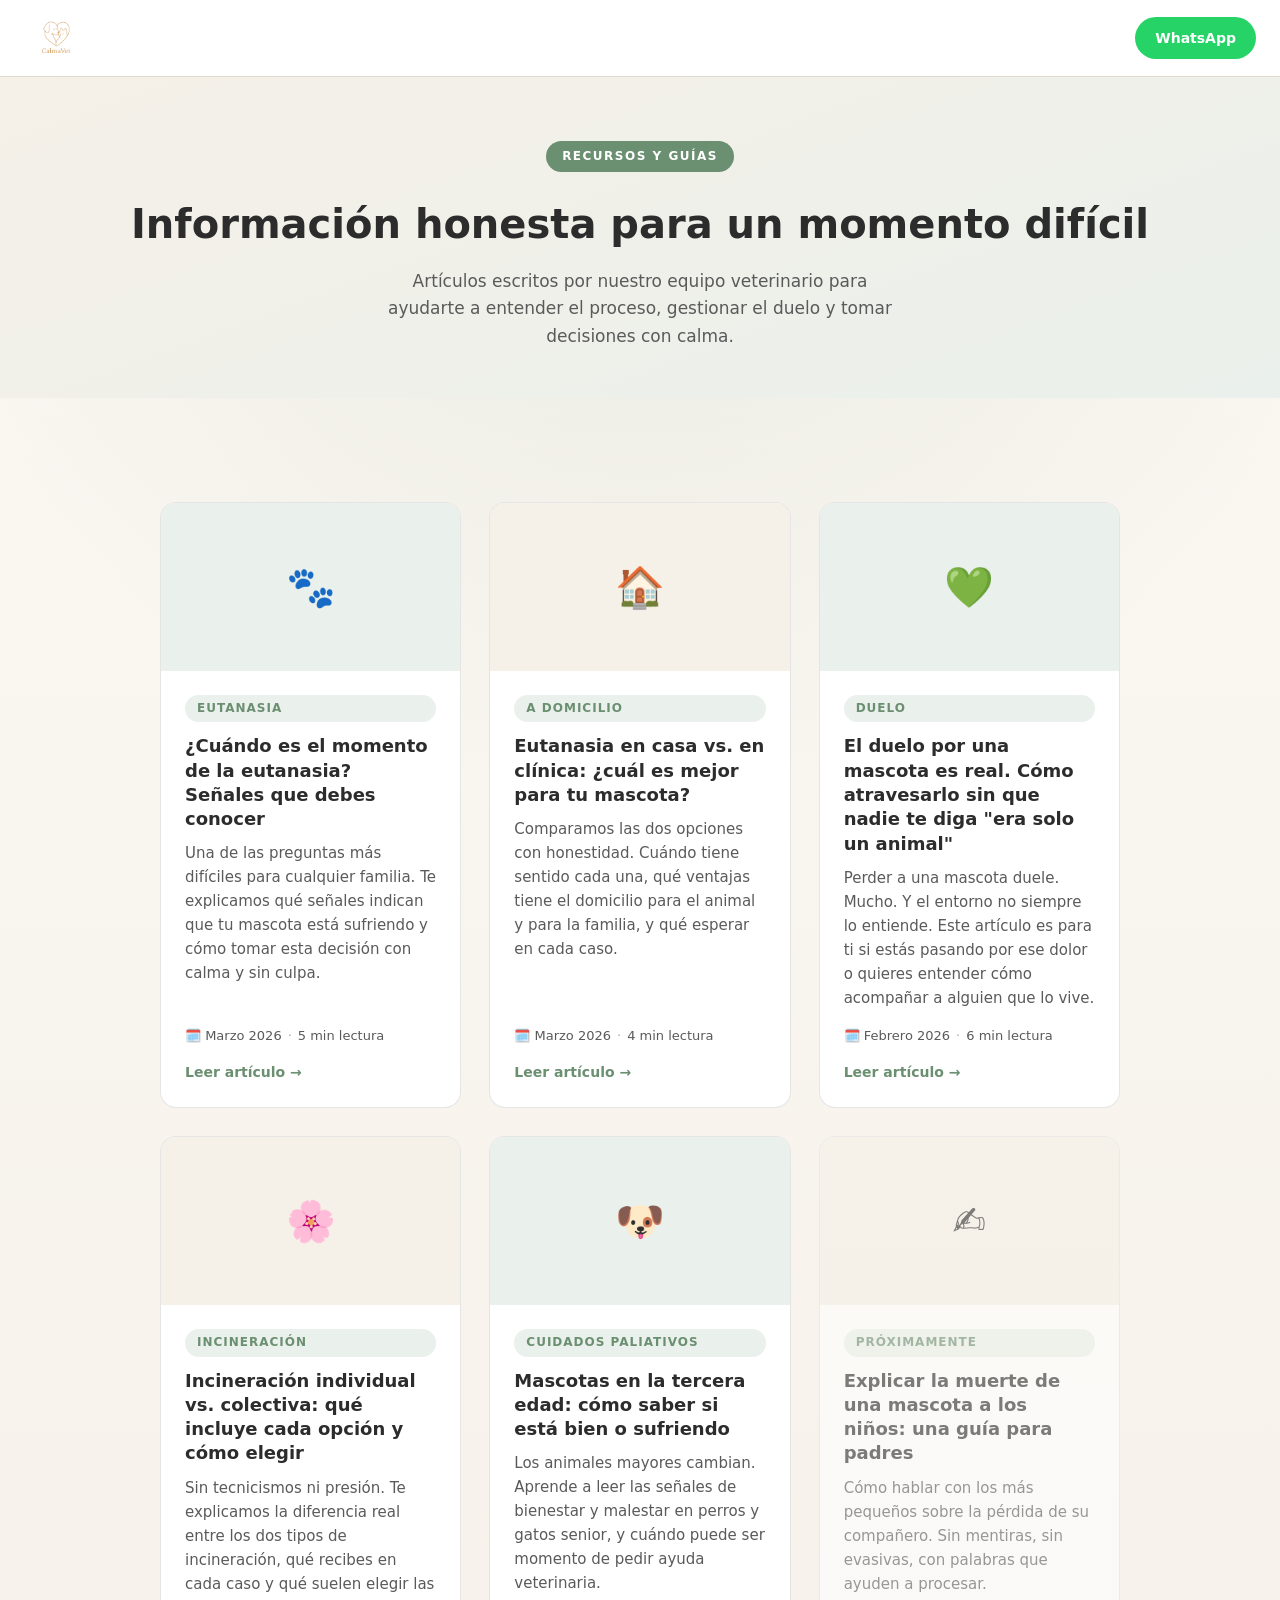
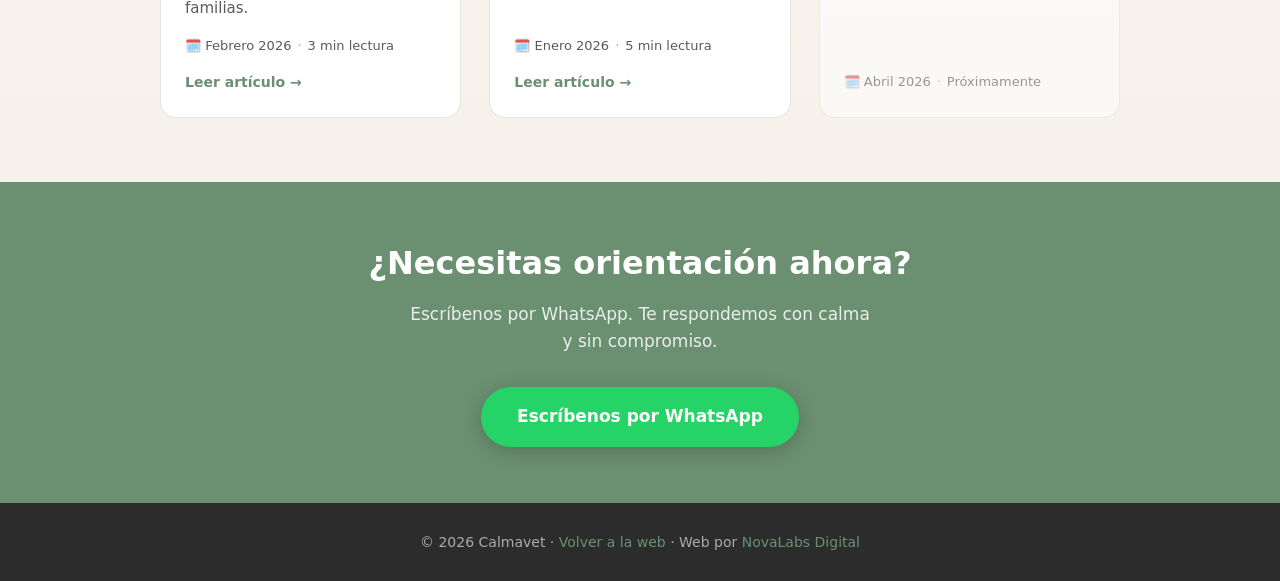
<file: blog/index.html>
<!DOCTYPE html>
<html lang="es">
<head>
  <meta charset="UTF-8">
  <meta name="viewport" content="width=device-width, initial-scale=1.0">
  <title>Blog Calmavet — Guías sobre eutanasia, duelo y cuidado de mascotas</title>
  <meta name="description" content="Artículos sobre eutanasia a domicilio, duelo por mascotas, incineración y cuidados paliativos. Información honesta y empática para familias de Cataluña.">
  <link rel="canonical" href="https://calmavet.es/blog">
  <link rel="stylesheet" href="../css/styles.css">
  <style>
    .blog-grid {
      display: grid;
      grid-template-columns: repeat(auto-fill, minmax(300px, 1fr));
      gap: 28px;
      margin-top: 40px;
    }
    .blog-card {
      background: var(--blanco, #fff);
      border: 1px solid var(--borde, #e0d9ce);
      border-radius: 16px;
      overflow: hidden;
      transition: box-shadow 0.2s, transform 0.15s;
      text-decoration: none;
      color: inherit;
      display: flex;
      flex-direction: column;
    }
    .blog-card:hover {
      box-shadow: 0 8px 32px rgba(107,143,113,0.15);
      transform: translateY(-3px);
    }
    .blog-card-img {
      width: 100%;
      aspect-ratio: 16/9;
      object-fit: cover;
      background: var(--verde-claro, #EAF0EB);
    }
    .blog-card-body {
      padding: 24px;
      flex: 1;
      display: flex;
      flex-direction: column;
    }
    .blog-tag {
      display: inline-block;
      background: var(--verde-claro, #EAF0EB);
      color: var(--verde, #6B8F71);
      font-size: 12px;
      font-weight: 700;
      letter-spacing: 1px;
      text-transform: uppercase;
      padding: 4px 12px;
      border-radius: 50px;
      margin-bottom: 12px;
    }
    .blog-card h2 {
      font-size: 18px;
      font-weight: 700;
      color: var(--texto, #2C2C2C);
      margin-bottom: 10px;
      line-height: 1.35;
    }
    .blog-card p {
      font-size: 15px;
      color: var(--texto-suave, #5A5A5A);
      line-height: 1.6;
      flex: 1;
      margin-bottom: 16px;
    }
    .blog-card-meta {
      font-size: 13px;
      color: var(--texto-suave, #5A5A5A);
      display: flex;
      align-items: center;
      gap: 6px;
    }
    .blog-card-meta span { opacity: 0.5; }
    .blog-read {
      font-size: 14px;
      font-weight: 700;
      color: var(--verde, #6B8F71);
      margin-top: 14px;
    }
    .blog-hero {
      background: linear-gradient(160deg, var(--crema, #F5F0E8) 0%, var(--verde-claro, #EAF0EB) 100%);
      padding: 64px 24px 48px;
      text-align: center;
    }
    .blog-hero h1 {
      font-size: clamp(26px, 4vw, 40px);
      font-weight: 800;
      color: var(--texto, #2C2C2C);
      margin-bottom: 12px;
    }
    .blog-hero p {
      font-size: 17px;
      color: var(--texto-suave, #5A5A5A);
      max-width: 520px;
      margin: 0 auto;
    }
    .placeholder-img {
      width: 100%;
      aspect-ratio: 16/9;
      display: flex;
      align-items: center;
      justify-content: center;
      font-size: 40px;
    }
    .placeholder-img.green { background: var(--verde-claro, #EAF0EB); }
    .placeholder-img.cream { background: var(--crema, #F5F0E8); }
  </style>
</head>
<body>

  <nav style="background:#fff; border-bottom:1px solid #E0D9CE; padding:16px 24px; display:flex; align-items:center; justify-content:space-between; position:sticky; top:0; z-index:100;">
    <a href="../index.html" style="display:flex; align-items:center;">
      <img src="../images/logo-calmavet.png" alt="Calmavet" style="height:44px; width:auto; object-fit:contain;">
    </a>
    <a href="https://wa.me/34639607103" target="_blank" style="background:#25D366; color:#fff; padding:10px 20px; border-radius:50px; font-weight:700; font-size:14px; text-decoration:none;">WhatsApp</a>
  </nav>

  <section class="blog-hero">
    <div class="eyebrow" style="display:inline-block; background:#6B8F71; color:#fff; font-size:12px; font-weight:700; letter-spacing:1.5px; text-transform:uppercase; padding:6px 16px; border-radius:50px; margin-bottom:20px;">Recursos y guías</div>
    <h1>Información honesta para un momento difícil</h1>
    <p>Artículos escritos por nuestro equipo veterinario para ayudarte a entender el proceso, gestionar el duelo y tomar decisiones con calma.</p>
  </section>

  <section style="padding: 64px 24px;">
    <div style="max-width: 960px; margin: 0 auto;">
      <div class="blog-grid">

        <!-- Artículo 1 -->
        <a href="cuando-es-el-momento.html" class="blog-card">
          <div class="placeholder-img green">🐾</div>
          <div class="blog-card-body">
            <span class="blog-tag">Eutanasia</span>
            <h2>¿Cuándo es el momento de la eutanasia? Señales que debes conocer</h2>
            <p>Una de las preguntas más difíciles para cualquier familia. Te explicamos qué señales indican que tu mascota está sufriendo y cómo tomar esta decisión con calma y sin culpa.</p>
            <div class="blog-card-meta">🗓️ Marzo 2026 <span>·</span> 5 min lectura</div>
            <div class="blog-read">Leer artículo →</div>
          </div>
        </a>

        <!-- Artículo 2 -->
        <a href="eutanasia-domicilio-vs-clinica.html" class="blog-card">
          <div class="placeholder-img cream">🏠</div>
          <div class="blog-card-body">
            <span class="blog-tag">A domicilio</span>
            <h2>Eutanasia en casa vs. en clínica: ¿cuál es mejor para tu mascota?</h2>
            <p>Comparamos las dos opciones con honestidad. Cuándo tiene sentido cada una, qué ventajas tiene el domicilio para el animal y para la familia, y qué esperar en cada caso.</p>
            <div class="blog-card-meta">🗓️ Marzo 2026 <span>·</span> 4 min lectura</div>
            <div class="blog-read">Leer artículo →</div>
          </div>
        </a>

        <!-- Artículo 3 -->
        <a href="duelo-por-mascota.html" class="blog-card">
          <div class="placeholder-img green">💚</div>
          <div class="blog-card-body">
            <span class="blog-tag">Duelo</span>
            <h2>El duelo por una mascota es real. Cómo atravesarlo sin que nadie te diga "era solo un animal"</h2>
            <p>Perder a una mascota duele. Mucho. Y el entorno no siempre lo entiende. Este artículo es para ti si estás pasando por ese dolor o quieres entender cómo acompañar a alguien que lo vive.</p>
            <div class="blog-card-meta">🗓️ Febrero 2026 <span>·</span> 6 min lectura</div>
            <div class="blog-read">Leer artículo →</div>
          </div>
        </a>

        <!-- Artículo 4 -->
        <a href="incineracion-individual-vs-colectiva.html" class="blog-card">
          <div class="placeholder-img cream">🌸</div>
          <div class="blog-card-body">
            <span class="blog-tag">Incineración</span>
            <h2>Incineración individual vs. colectiva: qué incluye cada opción y cómo elegir</h2>
            <p>Sin tecnicismos ni presión. Te explicamos la diferencia real entre los dos tipos de incineración, qué recibes en cada caso y qué suelen elegir las familias.</p>
            <div class="blog-card-meta">🗓️ Febrero 2026 <span>·</span> 3 min lectura</div>
            <div class="blog-read">Leer artículo →</div>
          </div>
        </a>

        <!-- Artículo 5 -->
        <a href="mascotas-tercera-edad-cuidados.html" class="blog-card">
          <div class="placeholder-img green">🐶</div>
          <div class="blog-card-body">
            <span class="blog-tag">Cuidados paliativos</span>
            <h2>Mascotas en la tercera edad: cómo saber si está bien o sufriendo</h2>
            <p>Los animales mayores cambian. Aprende a leer las señales de bienestar y malestar en perros y gatos senior, y cuándo puede ser momento de pedir ayuda veterinaria.</p>
            <div class="blog-card-meta">🗓️ Enero 2026 <span>·</span> 5 min lectura</div>
            <div class="blog-read">Leer artículo →</div>
          </div>
        </a>

        <!-- Artículo 6 - próximamente -->
        <div class="blog-card" style="opacity:0.6; cursor:default;">
          <div class="placeholder-img cream">✍️</div>
          <div class="blog-card-body">
            <span class="blog-tag">Próximamente</span>
            <h2>Explicar la muerte de una mascota a los niños: una guía para padres</h2>
            <p>Cómo hablar con los más pequeños sobre la pérdida de su compañero. Sin mentiras, sin evasivas, con palabras que ayuden a procesar.</p>
            <div class="blog-card-meta">🗓️ Abril 2026 <span>·</span> Próximamente</div>
          </div>
        </div>

      </div>
    </div>
  </section>

  <!-- CTA Newsletter -->
  <section style="background: #6B8F71; padding: 56px 24px; text-align:center;">
    <h2 style="color:#fff; font-size:clamp(22px,3vw,32px); font-weight:800; margin-bottom:12px;">¿Necesitas orientación ahora?</h2>
    <p style="color:rgba(255,255,255,0.85); font-size:17px; max-width:460px; margin:0 auto 32px;">Escríbenos por WhatsApp. Te respondemos con calma y sin compromiso.</p>
    <a href="https://wa.me/34639607103?text=Hola%20Calmavet%2C%20he%20le%C3%ADdo%20el%20blog%20y%20quisiera%20orientaci%C3%B3n." target="_blank"
       style="background:#25D366; color:#fff; padding:16px 36px; border-radius:50px; font-size:17px; font-weight:700; text-decoration:none; display:inline-block; box-shadow:0 4px 20px rgba(0,0,0,0.2);">
      Escríbenos por WhatsApp
    </a>
  </section>

  <footer style="background:#2C2C2C; color:rgba(255,255,255,0.6); text-align:center; padding:28px 24px; font-size:14px;">
    © 2026 Calmavet · <a href="../index.html" style="color:#6B8F71;">Volver a la web</a> · Web por <a href="https://nova-labs.digital" target="_blank" style="color:#6B8F71;">NovaLabs Digital</a>
  </footer>

</body>
</html>
</file>
<file: css/styles.css>
:root {
  --verde: #6B8F71;
  --verde-claro: #EAF0EB;
  --crema: #F5F0E8;
  --texto: #2C2C2C;
  --wa: #25D366;
  --blanco: #ffffff;
  --borde: rgba(44, 44, 44, 0.12);
  --sombra: 0 20px 40px rgba(44, 44, 44, 0.08);
  --radio: 24px;
  --contenedor: min(1120px, calc(100% - 2rem));
}

* {
  box-sizing: border-box;
}

html {
  scroll-behavior: smooth;
}

body {
  margin: 0;
  font-family: system-ui, sans-serif;
  color: var(--texto);
  background:
    radial-gradient(circle at top, rgba(107, 143, 113, 0.14), transparent 35%),
    linear-gradient(180deg, #fbf8f3 0%, var(--crema) 100%);
  line-height: 1.6;
}

img {
  display: block;
  width: 100%;
  max-width: 100%;
}

a {
  color: inherit;
  text-decoration: none;
}

p,
h1,
h2,
h3 {
  margin-top: 0;
}

.section {
  padding: 4.5rem 0;
}

.container {
  width: var(--contenedor);
  margin: 0 auto;
}

.eyebrow {
  display: inline-flex;
  align-items: center;
  gap: 0.5rem;
  margin-bottom: 0.9rem;
  padding: 0.4rem 0.8rem;
  border-radius: 999px;
  background: rgba(255, 255, 255, 0.72);
  color: var(--verde);
  font-size: 0.88rem;
  font-weight: 700;
  letter-spacing: 0.02em;
}

.eyebrow::before {
  content: "";
  width: 0.55rem;
  height: 0.55rem;
  border-radius: 50%;
  background: currentColor;
}

.section h2 {
  font-size: clamp(1.85rem, 4vw, 3rem);
  line-height: 1.1;
  margin-bottom: 1rem;
}

.section-intro {
  max-width: 42rem;
  color: rgba(44, 44, 44, 0.82);
  font-size: 1.05rem;
}

.topbar {
  position: sticky;
  top: 0;
  z-index: 30;
  backdrop-filter: blur(18px);
  background: rgba(245, 240, 232, 0.88);
  border-bottom: 1px solid rgba(44, 44, 44, 0.08);
}

.topbar-inner {
  display: flex;
  align-items: center;
  justify-content: space-between;
  gap: 1rem;
  min-height: 4.5rem;
}

.brand {
  display: inline-flex;
  align-items: center;
  flex-shrink: 0;
  font-weight: 800;
  color: var(--verde);
  line-height: 1;
}

.brand img {
  height: 44px;
  width: auto;
  max-width: 180px;
  object-fit: contain;
  display: block;
}

.brand small {
  color: rgba(44, 44, 44, 0.7);
  font-size: 0.78rem;
  font-weight: 600;
  margin-top: 0.28rem;
}

.button,
.button-secondary {
  display: inline-flex;
  align-items: center;
  justify-content: center;
  gap: 0.6rem;
  min-height: 3.2rem;
  padding: 0.85rem 1.25rem;
  border-radius: 999px;
  border: 1px solid transparent;
  font-weight: 700;
  transition: transform 180ms ease, box-shadow 180ms ease, background 180ms ease;
}

.button:hover,
.button-secondary:hover {
  transform: translateY(-1px);
}

.button {
  background: var(--wa);
  color: var(--blanco);
  box-shadow: 0 14px 30px rgba(37, 211, 102, 0.24);
}

.button-secondary {
  background: rgba(255, 255, 255, 0.9);
  color: var(--texto);
  border-color: rgba(255, 255, 255, 0.2);
}

.hero {
  position: relative;
  overflow: hidden;
  color: var(--blanco);
  background:
    linear-gradient(180deg, rgba(28, 39, 30, 0.26), rgba(28, 39, 30, 0.72)),
    linear-gradient(135deg, rgba(107, 143, 113, 0.3), rgba(44, 44, 44, 0.35)),
    url("../images/hero-calmavet.png") center/cover no-repeat;
}

.hero::after {
  content: "";
  position: absolute;
  inset: auto -5% -12rem auto;
  width: 18rem;
  height: 18rem;
  border-radius: 50%;
  background: rgba(255, 255, 255, 0.08);
  filter: blur(0);
}

.hero-grid {
  position: relative;
  z-index: 1;
  display: grid;
  gap: 1.5rem;
  padding: 5.5rem 0 4.5rem;
}

.hero-copy {
  max-width: 42rem;
}

.hero h1 {
  font-size: clamp(2.6rem, 7vw, 5.4rem);
  line-height: 0.98;
  margin-bottom: 1rem;
}

.hero p {
  max-width: 34rem;
  margin-bottom: 1.8rem;
  font-size: 1.05rem;
  color: rgba(255, 255, 255, 0.88);
}

.hero-actions {
  display: flex;
  flex-wrap: wrap;
  gap: 0.85rem;
}

.hero-note {
  display: flex;
  flex-wrap: wrap;
  gap: 0.9rem 1.25rem;
  margin-top: 1.5rem;
  font-size: 0.95rem;
  color: rgba(255, 255, 255, 0.88);
}

.hero-note span {
  display: inline-flex;
  align-items: center;
  gap: 0.45rem;
}

.hero-note span::before {
  content: "•";
}

.badges {
  margin-top: -1.6rem;
  position: relative;
  z-index: 2;
}

.badges-grid {
  display: grid;
  gap: 1rem;
}

.badge {
  padding: 1.15rem 1.25rem;
  border-radius: 22px;
  background: rgba(255, 255, 255, 0.92);
  box-shadow: var(--sombra);
}

.badge strong {
  display: block;
  font-size: 1rem;
}

.two-col,
.team-grid,
.services-grid,
.zones-grid,
.testimonials-grid,
.faq-grid {
  display: grid;
  gap: 1.5rem;
}

.panel,
.service-card,
.testimonial,
.faq-item,
.step,
.zone-card {
  background: rgba(255, 255, 255, 0.8);
  border: 1px solid var(--borde);
  border-radius: var(--radio);
  box-shadow: var(--sombra);
}

.panel {
  overflow: hidden;
}

.panel-copy {
  padding: 1.5rem;
}

.panel-copy p:last-child {
  margin-bottom: 0;
}

.panel-media {
  min-height: 16rem;
  background: linear-gradient(135deg, rgba(107, 143, 113, 0.18), rgba(245, 240, 232, 0.85));
}

.panel-media img,
.service-card img,
.team-visual img {
  height: 100%;
  object-fit: cover;
}

.steps {
  display: grid;
  gap: 1rem;
  margin-top: 1.5rem;
}

.step {
  padding: 1.4rem;
}

.step-number {
  display: inline-flex;
  align-items: center;
  justify-content: center;
  width: 2.4rem;
  height: 2.4rem;
  margin-bottom: 0.8rem;
  border-radius: 50%;
  background: var(--verde);
  color: var(--blanco);
  font-weight: 800;
}

.services-grid {
  margin-top: 2rem;
}

.service-card {
  overflow: hidden;
}

.service-card img,
.service-placeholder {
  aspect-ratio: 4 / 3;
}

.service-placeholder,
.team-placeholder {
  display: grid;
  place-items: end start;
  padding: 1.3rem;
  color: var(--blanco);
  font-weight: 700;
  background:
    linear-gradient(180deg, rgba(44, 44, 44, 0.08), rgba(44, 44, 44, 0.55)),
    linear-gradient(135deg, #92aa96, #6b8f71);
}

.service-card .content {
  padding: 1.3rem;
}

.team-grid {
  align-items: stretch;
  margin-top: 2rem;
}

.team-visual {
  overflow: hidden;
  border-radius: var(--radio);
  min-height: 20rem;
  background: linear-gradient(160deg, rgba(107, 143, 113, 0.18), rgba(245, 240, 232, 0.95));
  box-shadow: var(--sombra);
}

.team-placeholder {
  min-height: 20rem;
}

.trust-points {
  display: grid;
  gap: 0.85rem;
  margin-top: 1.5rem;
}

.trust-points div {
  padding: 1rem 1.1rem;
  border-radius: 18px;
  background: rgba(255, 255, 255, 0.84);
  border: 1px solid var(--borde);
}

.zones-grid {
  margin-top: 2rem;
  grid-template-columns: repeat(2, minmax(0, 1fr));
}

.zone-card {
  padding: 1rem 1.1rem;
  text-align: center;
  font-weight: 700;
}

.testimonials-grid {
  margin-top: 2rem;
}

.testimonial {
  padding: 1.5rem;
}

.stars {
  color: #d7a74c;
  letter-spacing: 0.12em;
  margin-bottom: 0.8rem;
}

.testimonial strong {
  display: block;
  margin-top: 1rem;
}

.testimonial-note {
  margin-top: 1rem;
  color: rgba(44, 44, 44, 0.7);
  font-size: 0.92rem;
}

.faq-grid {
  margin-top: 2rem;
}

.faq-item {
  overflow: hidden;
}

.faq-item input {
  position: absolute;
  opacity: 0;
  pointer-events: none;
}

.faq-item label {
  display: flex;
  align-items: center;
  justify-content: space-between;
  gap: 1rem;
  padding: 1.25rem 1.4rem;
  cursor: pointer;
  font-weight: 700;
}

.faq-item label::after {
  content: "+";
  font-size: 1.4rem;
  color: var(--verde);
}

.faq-answer {
  max-height: 0;
  overflow: hidden;
  padding: 0 1.4rem;
  transition: max-height 220ms ease, padding-bottom 220ms ease;
}

.faq-item input:checked + label::after {
  content: "−";
}

.faq-item input:checked + label + .faq-answer {
  max-height: 18rem;
  padding-bottom: 1.25rem;
}

.cta-band {
  background:
    linear-gradient(135deg, rgba(107, 143, 113, 0.96), rgba(86, 118, 93, 0.98)),
    var(--verde);
  color: var(--blanco);
}

.cta-box {
  display: grid;
  gap: 1rem;
  align-items: center;
}

.cta-box p {
  max-width: 44rem;
  color: rgba(255, 255, 255, 0.9);
  margin-bottom: 0;
}

.cta-box .button {
  justify-self: start;
  background: var(--blanco);
  color: #1a7c44;
  box-shadow: none;
}

.footer {
  padding: 1.8rem 0 2.8rem;
  color: rgba(44, 44, 44, 0.72);
  text-align: center;
  font-size: 0.95rem;
}

.footer a {
  color: var(--verde);
  font-weight: 700;
}

.contact-inline {
  display: flex;
  flex-wrap: wrap;
  gap: 0.75rem;
  margin-top: 1.25rem;
}

.contact-chip {
  padding: 0.7rem 0.95rem;
  border-radius: 999px;
  background: rgba(107, 143, 113, 0.1);
  font-weight: 700;
}

@media (min-width: 700px) {
  .badges-grid,
  .steps,
  .services-grid,
  .testimonials-grid,
  .faq-grid {
    grid-template-columns: repeat(2, minmax(0, 1fr));
  }

  .two-col,
  .team-grid,
  .cta-box {
    grid-template-columns: repeat(2, minmax(0, 1fr));
  }

  .panel {
    display: grid;
    grid-template-columns: 1.1fr 0.9fr;
  }

  .zones-grid {
    grid-template-columns: repeat(3, minmax(0, 1fr));
  }
}

@media (min-width: 980px) {
  .hero-grid {
    padding: 7.5rem 0 6rem;
  }

  .badges-grid,
  .services-grid,
  .testimonials-grid {
    grid-template-columns: repeat(4, minmax(0, 1fr));
  }

  .steps {
    grid-template-columns: repeat(3, minmax(0, 1fr));
  }

  .team-grid {
    grid-template-columns: 0.8fr 1.2fr;
  }

  .faq-grid {
    grid-template-columns: repeat(2, minmax(0, 1fr));
  }

  .zones-grid {
    grid-template-columns: repeat(5, minmax(0, 1fr));
  }
}

/* Stats bar */
.stats-bar {
  background: var(--verde);
  padding: 32px 0;
}
.stats-grid {
  display: grid;
  grid-template-columns: repeat(4, 1fr);
  gap: 16px;
  text-align: center;
}
.stat {
  display: flex;
  flex-direction: column;
  gap: 4px;
}
.stat-num {
  font-size: clamp(22px, 3vw, 32px);
  font-weight: 800;
  color: #fff;
  line-height: 1.1;
}
.stat-label {
  font-size: 13px;
  color: rgba(255,255,255,0.8);
  font-weight: 500;
}
@media (max-width: 600px) {
  .stats-grid { grid-template-columns: repeat(2, 1fr); }
}

/* Team cards */
.team-cards {
  display: grid;
  grid-template-columns: repeat(3, 1fr);
  gap: 28px;
  margin-top: 32px;
}
.team-card {
  text-align: center;
  background: var(--crema);
  border-radius: 16px;
  padding: 28px 20px;
}
.team-card img {
  width: 120px;
  height: 120px;
  border-radius: 50%;
  object-fit: cover;
  object-position: top;
  margin: 0 auto 16px;
  display: block;
  border: 3px solid var(--verde);
}
.team-card h3 {
  font-size: 17px;
  font-weight: 700;
  color: var(--texto);
  margin-bottom: 8px;
}
.team-card p {
  font-size: 14px;
  color: var(--texto-suave);
  line-height: 1.6;
}
@media (max-width: 700px) {
  .team-cards { grid-template-columns: 1fr; max-width: 320px; margin-inline: auto; }
}
</file>
